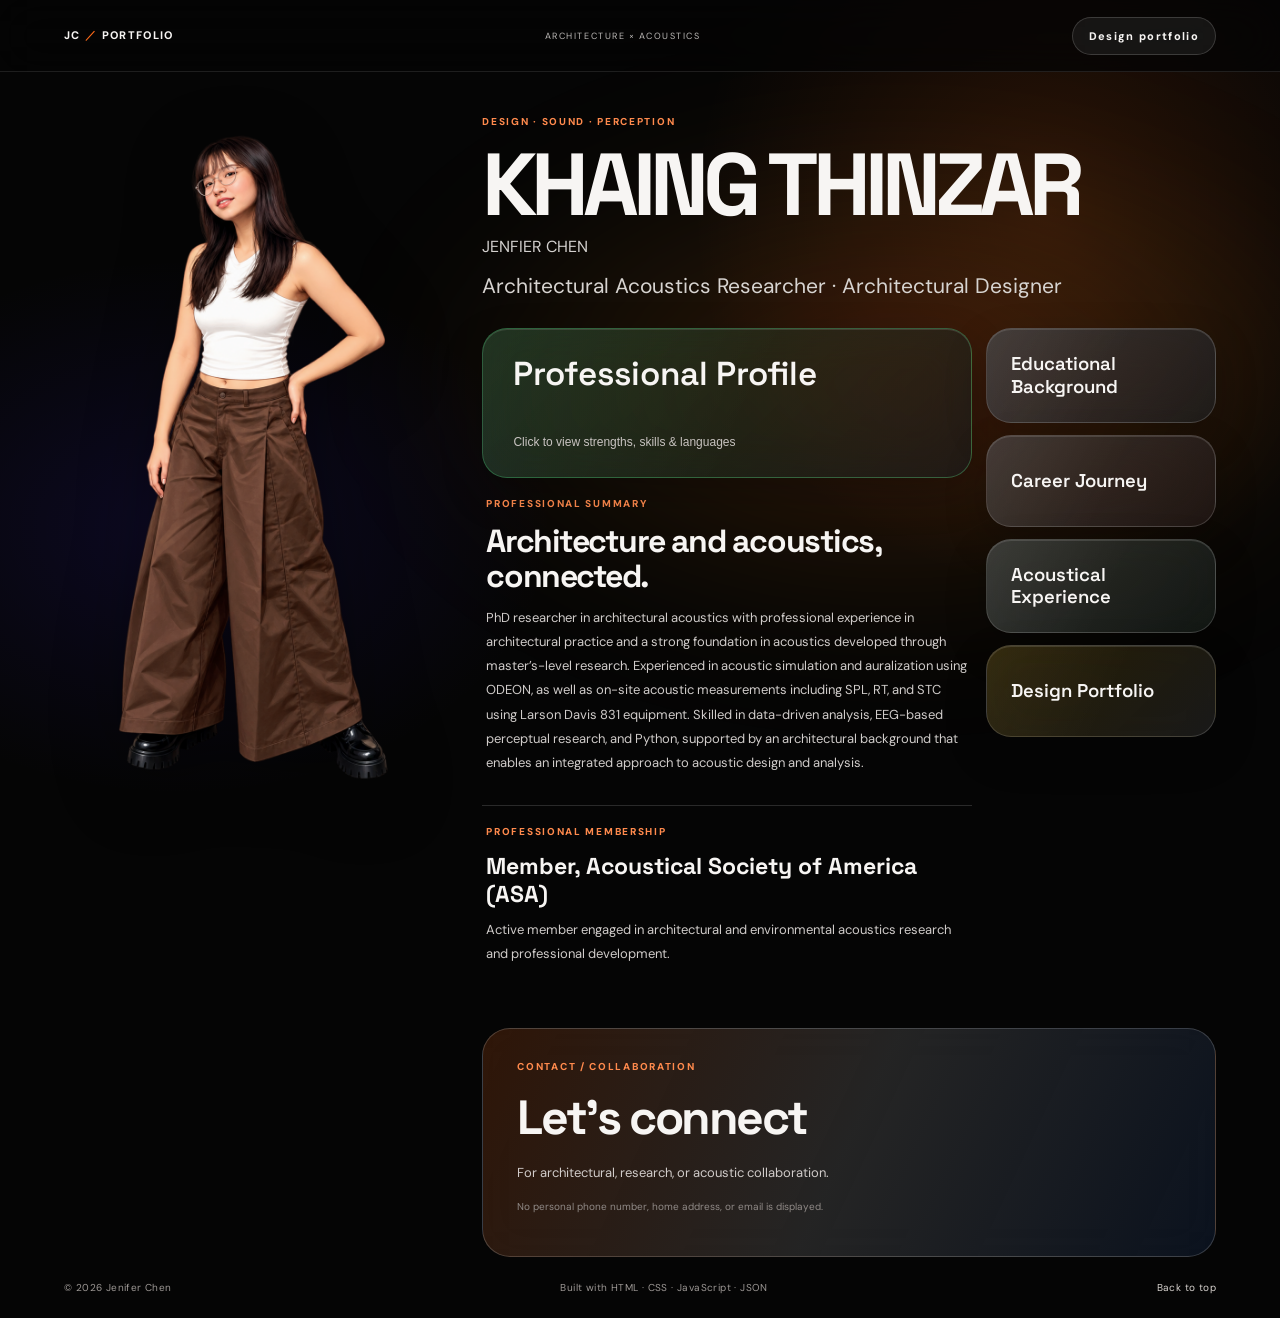
<file: jenifer-portfolio/index.html>
<!doctype html>
<html lang="en">
<head>
<meta charset="utf-8"><meta name="viewport" content="width=device-width, initial-scale=1">
<meta name="description" content="Architecture and architectural acoustics portfolio.">
<title>Jenifer Chen | Architecture × Acoustics</title>
<link rel="stylesheet" href="style.css"><script src="script.js" defer></script>
</head>
<body id="top">
<header class="topbar"><a class="brand" href="index.html">JC <span>／</span> PORTFOLIO</a><span class="top-note">ARCHITECTURE × ACOUSTICS</span><a class="menu-link" href="design.html">Design portfolio</a></header>
<main class="home-shell">
<aside class="profile-visual" aria-label="Profile portrait">
  <img src="images/profile-cutout.png" alt="Profile illustration" class="profile-cutout">
</aside>
<section class="identity">
  <div class="identity-copy"><p class="eyebrow">DESIGN · SOUND · PERCEPTION</p><h1 id="name">Jenifer Chen</h1><p class="chinese" id="chinese-name">ADD YOUR CHINESE NAME</p><p class="professional-title" id="professional-title">Architectural Designer · Architectural Acoustics Researcher</p></div>
</section>
<section class="interactive-layout" aria-label="Portfolio sections">
  <div class="middle-column">
    <button class="section-card profile-toggle" id="profile-toggle" aria-expanded="false" aria-controls="profile-expanded">
      <span class="card-title">Professional Profile</span><span class="profile-toggle-hint">Click to view strengths, skills & languages</span>
    </button>
    <div class="profile-expanded detail-panel" id="profile-expanded" hidden></div>
    <section class="summary-block" aria-labelledby="summary-heading">
      <p class="eyebrow">PROFESSIONAL SUMMARY</p>
      <h2 class="summary-heading" id="summary-heading">Architecture and acoustics, connected.</h2>
      <p class="summary-text" id="summary-text"></p>
    </section>
    <section class="membership-block" aria-labelledby="membership-heading">
      <p class="eyebrow">PROFESSIONAL MEMBERSHIP</p>
      <h2 id="membership-heading">Member, Acoustical Society of America (ASA)</h2>
      <p id="membership-description"></p>
    </section>
    <div class="section-detail detail-panel" id="section-detail" aria-live="polite" hidden></div>
  </div>
  <div class="nav-stack" aria-label="Portfolio navigation">
    <button class="section-card nav-card" data-section="education" aria-expanded="false"><span class="card-title">Educational Background</span></button>
    <button class="section-card nav-card" data-section="career" aria-expanded="false"><span class="card-title">Career Journey</span></button>
    <button class="section-card nav-card" data-section="acoustics" aria-expanded="false"><span class="card-title">Acoustical Experience</span></button>
    <a class="section-card nav-card design-card" href="design.html"><span class="card-title">Design Portfolio</span></a>
  </div>
</section>
<section class="contact-footer" id="contact"><p class="eyebrow">CONTACT / COLLABORATION</p><h2 id="contact-heading">Let’s connect</h2><p id="contact-description">For architectural, research, or acoustic collaboration.</p><p class="privacy-note">No personal phone number, home address, or email is displayed.</p></section>
</main>
<footer><span>© <span id="year"></span> Jenifer Chen</span><span>Built with HTML · CSS · JavaScript · JSON</span><a href="#top">Back to top</a></footer>
</body></html>
</file>
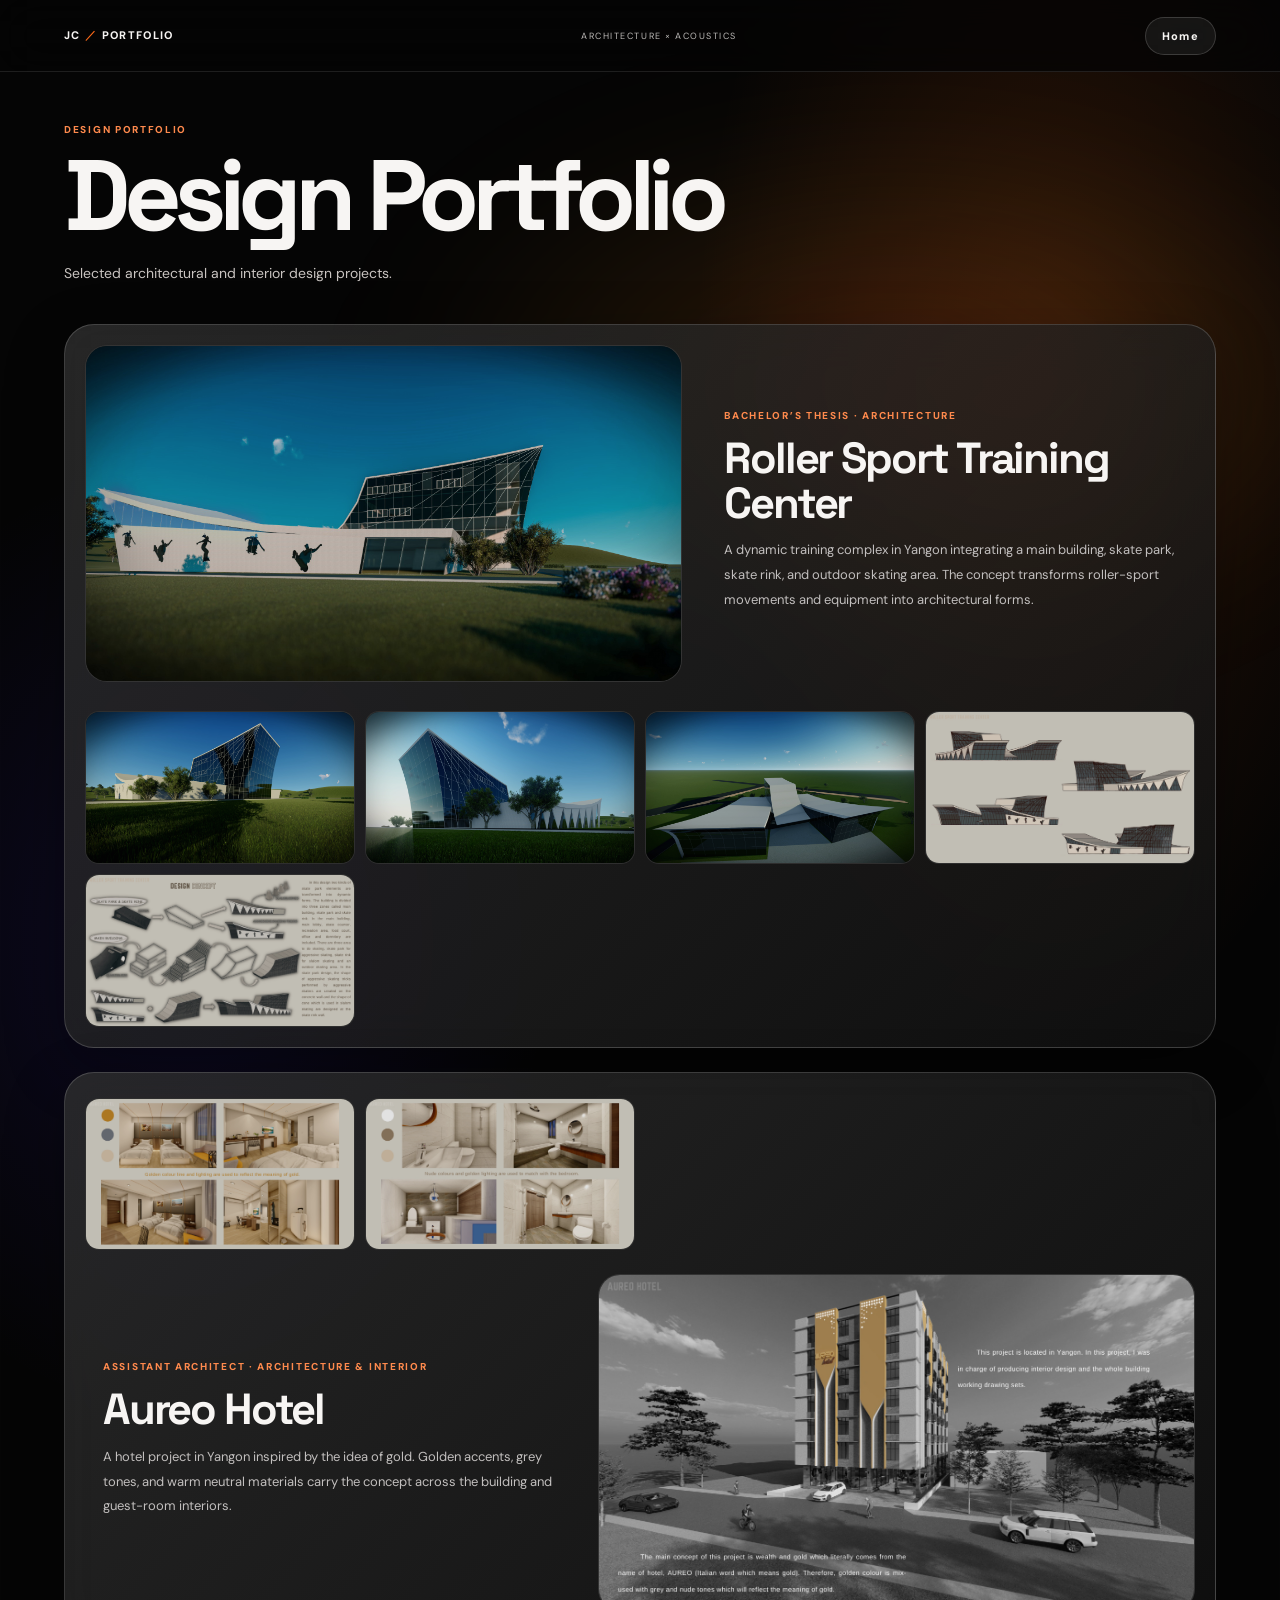
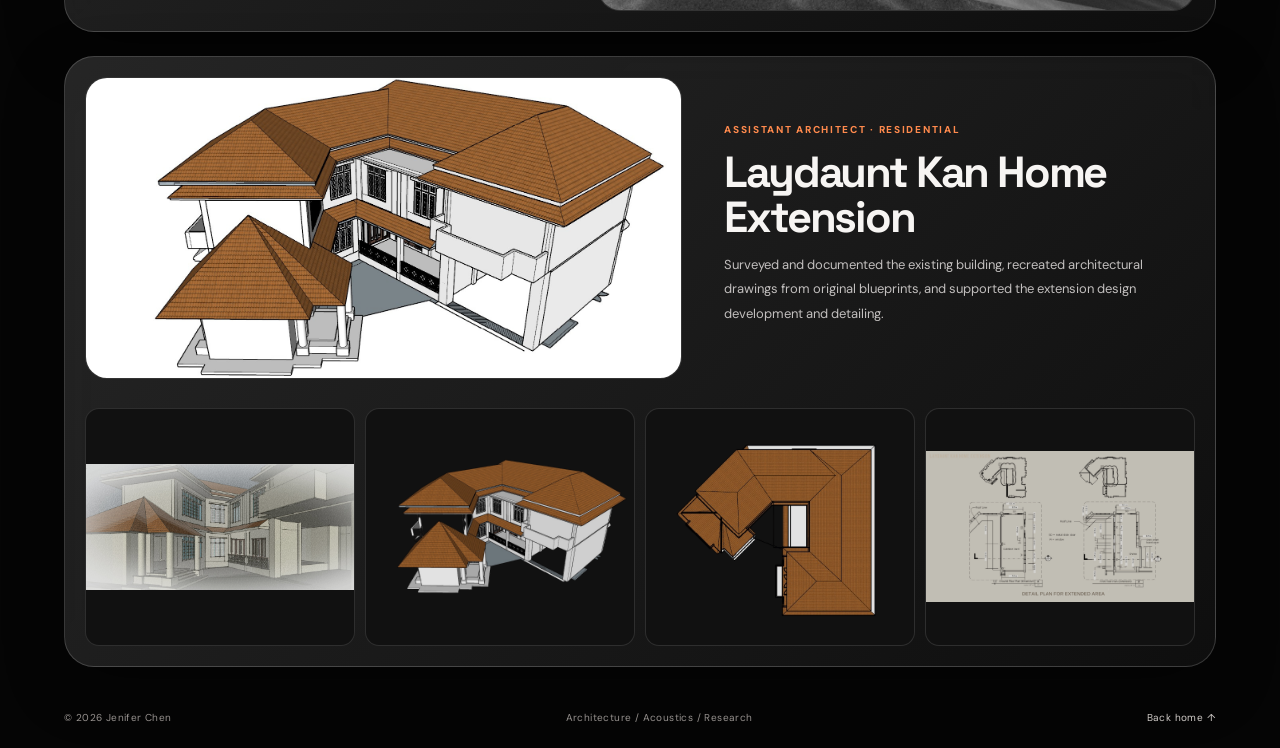
<file: jenifer-portfolio/design.html>
<!doctype html>
<html lang="en"><head><meta charset="utf-8"><meta name="viewport" content="width=device-width, initial-scale=1"><title>Design Portfolio | Jenifer Chen</title><link rel="stylesheet" href="style.css"><script src="script.js" defer></script></head>
<body><header class="topbar"><a class="brand" href="index.html">JC <span>／</span> PORTFOLIO</a><span class="top-note">ARCHITECTURE × ACOUSTICS</span><a class="menu-link" href="index.html">Home</a></header>
<main class="design-page"><p class="eyebrow">DESIGN PORTFOLIO</p><h1>Design Portfolio</h1><p class="page-intro">Selected architectural and interior design projects.</p><div class="design-grid" id="design-grid"></div></main>
<footer><span>© <span id="year2"></span> Jenifer Chen</span><span>Architecture / Acoustics / Research</span><a href="index.html">Back home ↑</a></footer></body></html>
</file>
<file: jenifer-portfolio/style.css>
@import url('https://fonts.googleapis.com/css2?family=DM+Sans:wght@400;500;600;700;800&family=Space+Grotesk:wght@400;500;600;700&display=swap');
:root{--bg:#050505;--ink:#f7f5f3;--muted:#c2bfbe;--line:rgba(255,255,255,.16);--glass:rgba(38,38,38,.66);--orange:#ff6b19;--blue:#4389ff;--red:#f04438;--yellow:#ffc400;--green:#35a85b;--sans:'DM Sans',Arial,sans-serif;--display:'Space Grotesk',Arial,sans-serif}
*{box-sizing:border-box}html{scroll-behavior:smooth}body{margin:0;background:var(--bg);color:var(--ink);font-family:var(--sans);overflow-x:hidden;background-image:radial-gradient(ellipse at 82% 16%,rgba(255,105,20,.15),transparent 24%),radial-gradient(ellipse at 14% 40%,rgba(69,44,255,.12),transparent 24%);min-height:100vh}body:before{content:"";position:fixed;z-index:-1;inset:10% -12% auto 28%;height:65vh;background:radial-gradient(ellipse,rgba(255,76,27,.2),rgba(244,142,26,.1) 30%,transparent 68%);filter:blur(65px);pointer-events:none}a{color:inherit}.topbar{height:72px;padding:0 5vw;display:flex;align-items:center;justify-content:space-between;gap:20px;border-bottom:1px solid rgba(255,255,255,.1);background:rgba(5,5,5,.76);backdrop-filter:blur(22px);position:sticky;top:0;z-index:10}.brand,.menu-link{text-decoration:none;font-size:11px;font-weight:800;letter-spacing:.12em}.brand span{color:var(--orange)}.top-note{font-size:9px;letter-spacing:.17em;color:#bcb9b7}.menu-link{border:1px solid var(--line);border-radius:999px;padding:11px 16px;background:rgba(255,255,255,.07);backdrop-filter:blur(14px);transition:.2s}.menu-link:hover{border-color:var(--orange);color:var(--orange)}
.home-shell{max-width:1500px;margin:auto;padding:48px 5vw 0}.identity{display:grid;grid-template-columns:1fr 190px;gap:30px;align-items:end;margin-bottom:32px}.eyebrow{font-size:10px;letter-spacing:.17em;color:#ff8a4d;font-weight:800;line-height:1.6;margin:0 0 12px;text-transform:uppercase}.identity h1{font-family:var(--display);font-size:clamp(44px,7vw,88px);letter-spacing:-.07em;line-height:.98;font-weight:700;margin:0 0 8px}.chinese{font-size:16px;color:#d3d0ce;margin:0 0 15px}.professional-title{font-size:clamp(15px,1.8vw,21px);color:#d7d4d1;margin:0}.portrait{height:155px;border:1px solid rgba(255,255,255,.25);border-radius:28px;background:linear-gradient(135deg,rgba(255,255,255,.13),rgba(255,255,255,.025));backdrop-filter:blur(22px);display:flex;align-items:center;justify-content:center;position:relative;background-size:cover;background-position:center;overflow:hidden;box-shadow:inset 0 1px 0 rgba(255,255,255,.18),0 18px 50px #0008}.portrait span{font-size:12px;line-height:1.4;text-align:center;color:#c7c2bf;letter-spacing:.13em}.portrait small{position:absolute;bottom:12px;left:14px;font-size:8px;letter-spacing:.14em;color:#ded9d5}.portrait.has-photo span{display:none}
.interactive-layout{display:grid;grid-template-columns:minmax(0,1.8fr) minmax(230px,.8fr);gap:14px;align-items:stretch;min-height:460px}.feature-column,.nav-stack{display:flex;flex-direction:column;gap:12px}.section-card{border:1px solid rgba(255,255,255,.17);border-radius:25px;background:linear-gradient(135deg,rgba(58,58,58,.72),rgba(28,28,28,.52));backdrop-filter:blur(24px) saturate(135%);-webkit-backdrop-filter:blur(24px) saturate(135%);box-shadow:0 16px 42px rgba(0,0,0,.22),inset 0 1px 0 rgba(255,255,255,.12);padding:18px;display:flex;align-items:flex-start;gap:12px;text-align:left;text-decoration:none;cursor:pointer;color:var(--ink);transition:transform .28s,background .28s,border-color .28s,box-shadow .28s;min-width:0;position:relative;overflow:hidden}.section-card:before{content:"";position:absolute;inset:0;background:linear-gradient(115deg,rgba(255,255,255,.055),transparent 55%);pointer-events:none}.section-card:hover{transform:translateY(-3px);border-color:rgba(255,255,255,.38);box-shadow:0 18px 45px #0008,inset 0 1px 0 rgba(255,255,255,.18)}.section-card.active{background:linear-gradient(135deg,rgba(255,106,25,.26),rgba(52,52,52,.74));border-color:rgba(255,126,58,.72);box-shadow:0 0 0 1px rgba(255,107,25,.1),0 18px 45px #0008,inset 0 1px 0 rgba(255,255,255,.2)}.card-index{display:none}.card-title{font-family:var(--display);font-size:clamp(15px,1.45vw,20px);font-weight:600;line-height:1.2;flex:1}.card-symbol{display:none}.profile-card{flex:1;min-height:155px}.summary-card{flex:.72;min-height:112px}.contact-card{min-height:66px}.nav-card{flex:1;min-height:92px;align-items:center;padding:24px}.nav-card:nth-child(1){background-color:rgba(67,137,255,.07)}.nav-card:nth-child(2){background-color:rgba(240,68,56,.07)}.nav-card:nth-child(3){background-color:rgba(53,168,91,.07)}.design-card{background:linear-gradient(135deg,rgba(255,196,0,.14),rgba(35,35,35,.68))!important}
.detail-panel{min-height:460px;border:1px solid rgba(255,255,255,.18);border-radius:30px;padding:clamp(22px,3vw,38px);background:linear-gradient(145deg,rgba(43,43,43,.78),rgba(20,20,20,.66));backdrop-filter:blur(28px) saturate(140%);box-shadow:0 22px 60px #0006,inset 0 1px 0 rgba(255,255,255,.13);min-width:0;overflow:hidden;position:relative;animation:rise .45s ease both}.detail-panel:before{content:'';position:absolute;right:-60px;top:-60px;width:190px;height:190px;border:1px solid rgba(255,255,255,.11);border-radius:50%;box-shadow:0 0 0 18px rgba(255,255,255,.025),0 0 0 38px rgba(255,255,255,.018);pointer-events:none}.detail-panel>*{position:relative}.panel-heading{font-family:var(--display);font-weight:700;font-size:clamp(27px,3vw,43px);line-height:1.08;letter-spacing:-.045em;margin:0 0 15px}.panel-intro{font-size:13px;line-height:1.8;color:#d0ccca;margin:0 0 24px}.muted{font-size:12px;line-height:1.8;color:var(--muted);margin:7px 0}.panel-section{border-top:1px solid rgba(255,255,255,.13);padding:16px 0}.panel-section .eyebrow{margin-bottom:8px}.clean-list{padding-left:18px;margin:8px 0 0;color:#d4d0cd;font-size:12px;line-height:1.85}.clean-list li::marker{color:var(--orange)}.stack-list{display:flex;flex-direction:column;gap:15px;margin:18px 0}.timeline-row{display:grid;grid-template-columns:105px 1fr;gap:16px;padding:0 0 15px;border-bottom:1px solid rgba(255,255,255,.12)}.period{font-size:10px;letter-spacing:.04em;color:#ff9b68;line-height:1.6}.timeline-row h3,.acoustic-row h3{font-size:14px;margin:0;font-weight:700}.timeline-row .muted{margin:4px 0}.compact{margin-top:8px}.acoustic-list{display:flex;flex-direction:column;gap:15px}.acoustic-row{display:grid;grid-template-columns:95px 1fr;gap:15px;align-items:start;padding:12px;border-radius:18px;background:rgba(255,255,255,.045);border:1px solid rgba(255,255,255,.08)}.acoustic-thumb{width:95px;height:82px;object-fit:cover;border-radius:12px;filter:saturate(.85)}.contact-footer{margin:70px 0 0;padding:30px 34px;border:1px solid rgba(255,255,255,.18);border-radius:28px;background:linear-gradient(115deg,rgba(255,107,25,.17),rgba(55,55,55,.63),rgba(67,137,255,.1));backdrop-filter:blur(22px)}.contact-footer h2{font-family:var(--display);font-size:clamp(30px,4vw,48px);letter-spacing:-.05em;margin:0 0 8px}.contact-footer p:not(.eyebrow){color:#d1ccca;font-size:13px;line-height:1.8}.privacy-note{font-size:10px!important;color:#918b88!important}footer{display:flex;justify-content:space-between;gap:20px;align-items:center;padding:24px 5vw;color:#9d9895;font-size:10px;letter-spacing:.04em}footer a{text-decoration:none;color:#d9d4d0}
.design-page{max-width:1300px;margin:auto;padding:50px 5vw 20px}.design-page h1{font-family:var(--display);font-size:clamp(50px,8vw,100px);line-height:.91;letter-spacing:-.075em;margin:0 0 20px}.design-page h1 em{font-style:normal;color:var(--orange)}.page-intro{max-width:650px;color:#c9c4c1;line-height:1.8;font-size:14px;margin:0 0 38px}.design-grid{display:flex;flex-direction:column;gap:24px}.design-project{display:grid;grid-template-columns:minmax(0,1.1fr) minmax(260px,.9fr);gap:24px;align-items:center;padding:20px;border-radius:30px;border:1px solid rgba(255,255,255,.17);background:linear-gradient(135deg,rgba(48,48,48,.78),rgba(19,19,19,.7));backdrop-filter:blur(22px);box-shadow:0 20px 60px #0005;overflow:hidden;animation:rise .55s ease both}.design-project:nth-child(even){grid-template-columns:minmax(260px,.9fr) minmax(0,1.1fr)}.design-project:nth-child(even) .design-visual{order:2}.design-project:nth-child(even) .design-info{order:1}.design-visual{border-radius:22px;overflow:hidden;background:#171717;aspect-ratio:auto;border:1px solid rgba(255,255,255,.12)}.project-cover{display:block;width:100%;height:auto;object-fit:contain;transition:transform .55s;filter:saturate(.9)}.design-project:hover .project-cover{transform:scale(1.025)}.design-info{padding:12px 18px}.design-info h2{font-family:var(--display);font-size:clamp(26px,3.4vw,44px);line-height:1.03;letter-spacing:-.05em;margin:0 0 13px}.design-info .muted{font-size:13px;line-height:1.9}.project-gallery{grid-column:1/-1;display:grid;grid-template-columns:repeat(4,minmax(0,1fr));gap:10px;padding-top:5px}.gallery-shot{display:flex;align-items:center;justify-content:center;overflow:hidden;border:1px solid rgba(255,255,255,.12);border-radius:14px;background:#111;aspect-ratio:auto}.gallery-shot img{width:100%;height:auto;display:block;object-fit:contain;transition:transform .35s,opacity .35s;opacity:.88}.gallery-shot:hover img{transform:scale(1.04);opacity:1}.design-note{margin-top:28px;padding:22px;border-radius:22px;background:rgba(255,255,255,.05);border:1px solid var(--line);color:#aaa}.design-note p{line-height:1.8;font-size:12px}.design-note{display:none}
@keyframes rise{from{opacity:0;transform:translateY(10px)}to{opacity:1;transform:translateY(0)}}@media(max-width:980px){.interactive-layout{grid-template-columns:minmax(0,1.4fr) minmax(200px,.8fr);min-height:0}.detail-panel{min-height:400px}.nav-card{min-height:82px}.identity{grid-template-columns:1fr 150px}.portrait{height:135px}}@media(max-width:650px){.topbar{height:62px;padding:0 18px}.top-note{display:none}.home-shell,.design-page{padding:30px 18px 0}.identity{grid-template-columns:1fr;gap:18px}.identity h1{font-size:clamp(43px,12vw,70px)}.portrait{height:115px;width:100%;max-width:none}.interactive-layout{display:flex;flex-direction:column}.detail-panel{order:1;min-height:0;padding:23px 20px}.nav-stack{display:grid;grid-template-columns:1fr 1fr}.nav-card{min-height:78px;padding:14px}.design-card{grid-column:span 2}.card-title{font-size:15px}.timeline-row{grid-template-columns:1fr;gap:4px}.acoustic-row{grid-template-columns:76px 1fr}.acoustic-thumb{width:76px;height:76px}.contact-footer{margin-top:40px;padding:24px}.design-page h1{font-size:clamp(48px,14vw,74px)}.design-project,.design-project:nth-child(even){grid-template-columns:1fr;padding:13px;gap:13px}.design-project:nth-child(even) .design-visual,.design-project:nth-child(even) .design-info{order:initial}.design-info{padding:8px}.design-info h2{font-size:30px}.project-gallery{grid-template-columns:repeat(2,minmax(0,1fr));gap:8px}footer{padding:22px 18px;flex-wrap:wrap;line-height:1.6}}

/* Custom revision: section labels intentionally have no numbering or arrow icons. */
.card-index,.card-symbol{display:none!important}
.section-card{gap:0}
.feature-column .summary-card{min-height:120px}


/* Layout revision: large cut-out portrait on the left, without a card or frame. */
.home-shell{display:grid;grid-template-columns:minmax(300px,380px) minmax(0,1fr);column-gap:clamp(24px,3vw,48px);align-items:start;padding-top:42px}
.profile-visual{grid-column:1;grid-row:1 / span 3;align-self:stretch;min-width:0;min-height:680px;display:flex;align-items:flex-start;justify-content:center;position:relative;overflow:visible;padding:10px 0 0}
.profile-visual:before{display:none}
.profile-cutout{position:relative;z-index:1;display:block;width:130%;max-width:none;height:auto;max-height:790px;object-fit:contain;object-position:top center;filter:drop-shadow(0 18px 34px rgba(0,0,0,.35));margin-left:-8%;}
.identity,.interactive-layout,.contact-footer{grid-column:2;min-width:0}
.identity{display:block;margin-bottom:28px}
.interactive-layout{grid-template-columns:minmax(0,1fr) minmax(230px,.43fr);gap:14px;min-height:0}
.detail-panel{grid-column:1;grid-row:1;min-height:360px}
.nav-stack{grid-column:2;grid-row:1;min-height:360px}
.nav-card{min-height:78px}
.contact-footer{margin-top:48px}
@media(max-width:980px){.home-shell{grid-template-columns:minmax(240px,300px) minmax(0,1fr);column-gap:22px}.interactive-layout{grid-template-columns:minmax(0,1fr) minmax(185px,.55fr)}.profile-cutout{max-height:650px;width:118%}.profile-visual{min-height:600px}.detail-panel,.nav-stack{min-height:380px}}
@media(max-width:650px){.home-shell{display:flex;flex-direction:column;padding:24px 18px 0}.profile-visual{order:0;width:100%;min-height:380px;max-height:420px;justify-content:center;align-items:center;padding:0;margin-bottom:12px}.profile-visual:before{inset:2% 12% 4%;border-width:6px}.profile-cutout{width:auto;max-width:115%;height:390px;max-height:390px;object-position:center;object-fit:contain;margin:0}.identity{order:1;width:100%;margin-bottom:22px}.interactive-layout{order:2;display:flex;flex-direction:column;width:100%}.detail-panel{order:0;min-height:0;width:100%}.nav-stack{order:1;display:grid;grid-template-columns:1fr 1fr;min-height:0;width:100%}.nav-card{min-height:78px}.contact-footer{order:3;width:100%;margin-top:34px}.design-card{grid-column:span 2}}

/* Professional profile content */
.profile-nav-card{background:linear-gradient(135deg,rgba(53,168,91,.19),rgba(28,28,28,.62))!important;border-color:rgba(89,218,139,.24)}
.profile-nav-card.active{background:linear-gradient(135deg,rgba(53,168,91,.3),rgba(35,35,35,.72))!important;border-color:rgba(89,218,139,.62)}
.profile-details{display:grid;grid-template-columns:repeat(2,minmax(0,1fr));gap:18px;margin-top:18px}
.profile-detail-section{border-top:1px solid rgba(255,255,255,.13);padding-top:13px;min-width:0}
.profile-detail-section h3{font-size:14px;margin:0;font-weight:700;color:#f0ece9}
.profile-detail-section .clean-list{margin-top:8px}
.summary-eyebrow{margin-top:28px}
.membership-copy{margin-bottom:10px}
@media(max-width:650px){.profile-details{grid-template-columns:1fr;gap:12px}}

/* Homepage content order: Professional Profile → Professional Summary → Professional Membership. */
.membership-eyebrow{margin-top:26px;padding-top:18px;border-top:1px solid rgba(255,255,255,.14)}
.membership-heading{font-size:clamp(18px,2vw,25px);line-height:1.25;margin:0 0 10px;font-weight:700}


/* Concept sketch layout: profile toggle and static summary/membership in the middle; exactly four navigation blocks on the right. */
.interactive-layout{grid-template-columns:minmax(0,1fr) minmax(230px,.43fr);align-items:start;min-height:0}
.middle-column{display:flex;flex-direction:column;gap:16px;min-width:0}
.profile-toggle{width:100%;min-height:150px;flex-direction:column;justify-content:center;align-items:flex-start;padding:25px 30px;background:linear-gradient(135deg,rgba(53,168,91,.20),rgba(28,28,28,.72));border-color:rgba(89,218,139,.35)}
.profile-toggle .card-title{font-size:clamp(23px,2.6vw,34px)}
.profile-toggle-hint{font-size:12px;line-height:1.6;color:#c8c3c0;margin-top:8px}
.profile-toggle.active{border-color:rgba(89,218,139,.75);background:linear-gradient(135deg,rgba(53,168,91,.27),rgba(28,28,28,.78))}
.profile-expanded[hidden],.section-detail[hidden]{display:none}
.profile-expanded{min-height:0;padding:25px;margin:0}
.profile-details{grid-template-columns:repeat(2,minmax(0,1fr));gap:15px}
.summary-block,.membership-block{padding:2px 4px 14px;min-width:0}
.summary-heading{font-family:var(--display);font-size:clamp(24px,2.5vw,36px);line-height:1.08;letter-spacing:-.045em;margin:0 0 13px}
.summary-text,.membership-block p:not(.eyebrow){font-size:13px;line-height:1.85;color:#d0ccca;margin:0}
.membership-block{border-top:1px solid rgba(255,255,255,.15);padding-top:18px}
.membership-block h2{font-family:var(--display);font-size:clamp(17px,1.8vw,23px);line-height:1.25;margin:0 0 9px}
.section-detail{margin-top:2px;min-height:0;padding:25px}
.nav-stack{min-height:0;gap:12px}
.nav-stack .nav-card{min-height:92px;flex:none}
@media(max-width:980px){.interactive-layout{grid-template-columns:minmax(0,1fr) minmax(185px,.55fr)}.profile-toggle{min-height:125px}}
@media(max-width:650px){.interactive-layout{display:flex;flex-direction:column}.middle-column,.nav-stack{width:100%}.nav-stack{display:flex;flex-direction:column;min-height:0}.nav-stack .nav-card{min-height:72px}.profile-toggle{min-height:110px}.profile-details{grid-template-columns:1fr}.section-detail{padding:22px 18px}}


/* Section navigation state: show the selected section as the main content area. */
.home-shell .profile-cutout{transition:width .35s ease,max-height .35s ease,transform .35s ease,margin .35s ease;}
.profile-toggle{transition:min-height .3s ease,padding .3s ease,background .28s,border-color .28s,box-shadow .28s;}
.home-shell.has-section-view .summary-block,
.home-shell.has-section-view .membership-block{display:none;}
.home-shell.has-section-view .profile-toggle{min-height:86px;padding:17px 24px;}
.home-shell.has-section-view .profile-toggle .card-title{font-size:clamp(19px,2vw,27px);}
.home-shell.has-section-view .profile-toggle-hint{display:none;}
.home-shell.has-section-view .profile-cutout{width:108%;max-height:650px;margin-left:-2%;}
.home-shell.has-section-view .profile-visual{min-height:560px;}
.home-shell.has-section-view .section-detail{animation:rise .35s ease both;}
@media(max-width:980px){.home-shell.has-section-view .profile-cutout{width:105%;max-height:560px}.home-shell.has-section-view .profile-visual{min-height:500px}}
@media(max-width:650px){.home-shell.has-section-view .profile-visual{min-height:280px;max-height:310px}.home-shell.has-section-view .profile-cutout{height:290px;max-height:290px;width:auto;margin:0}.home-shell.has-section-view .profile-toggle{min-height:76px;padding:16px 20px}}
</file>
